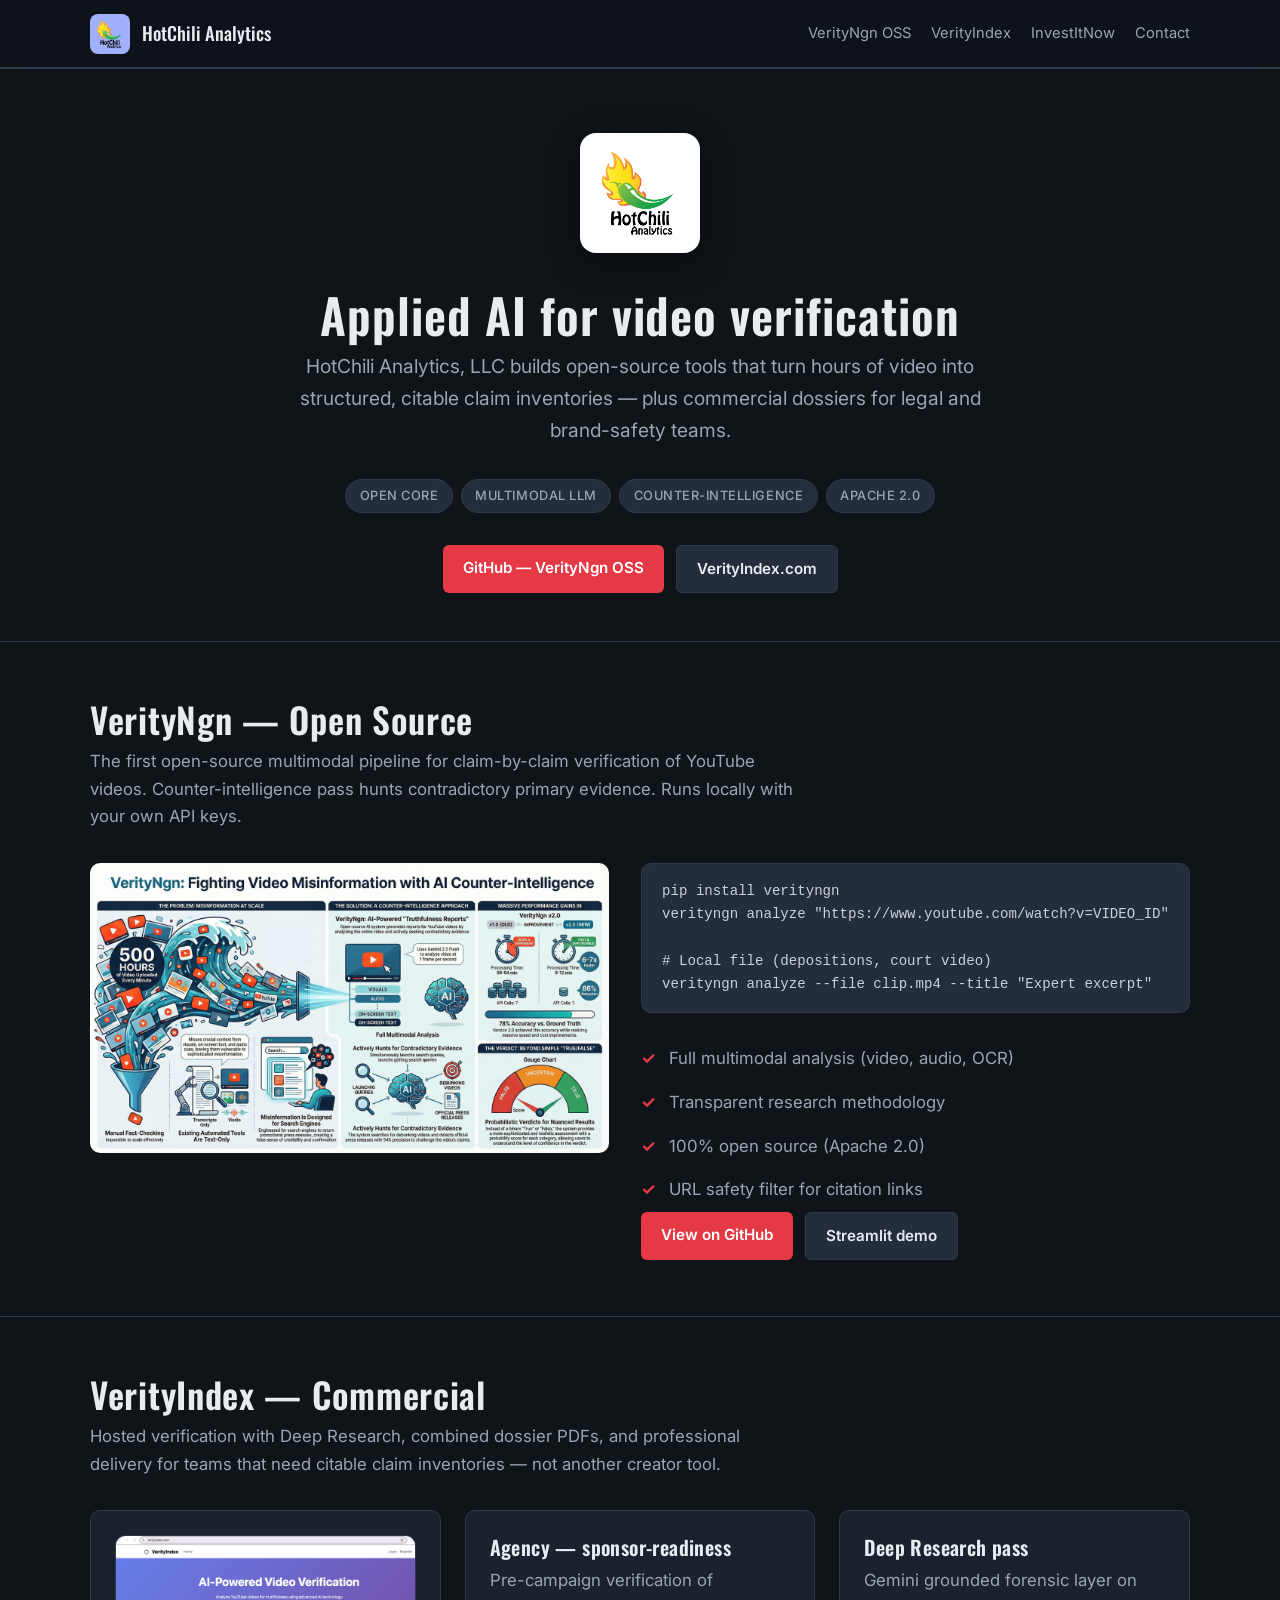
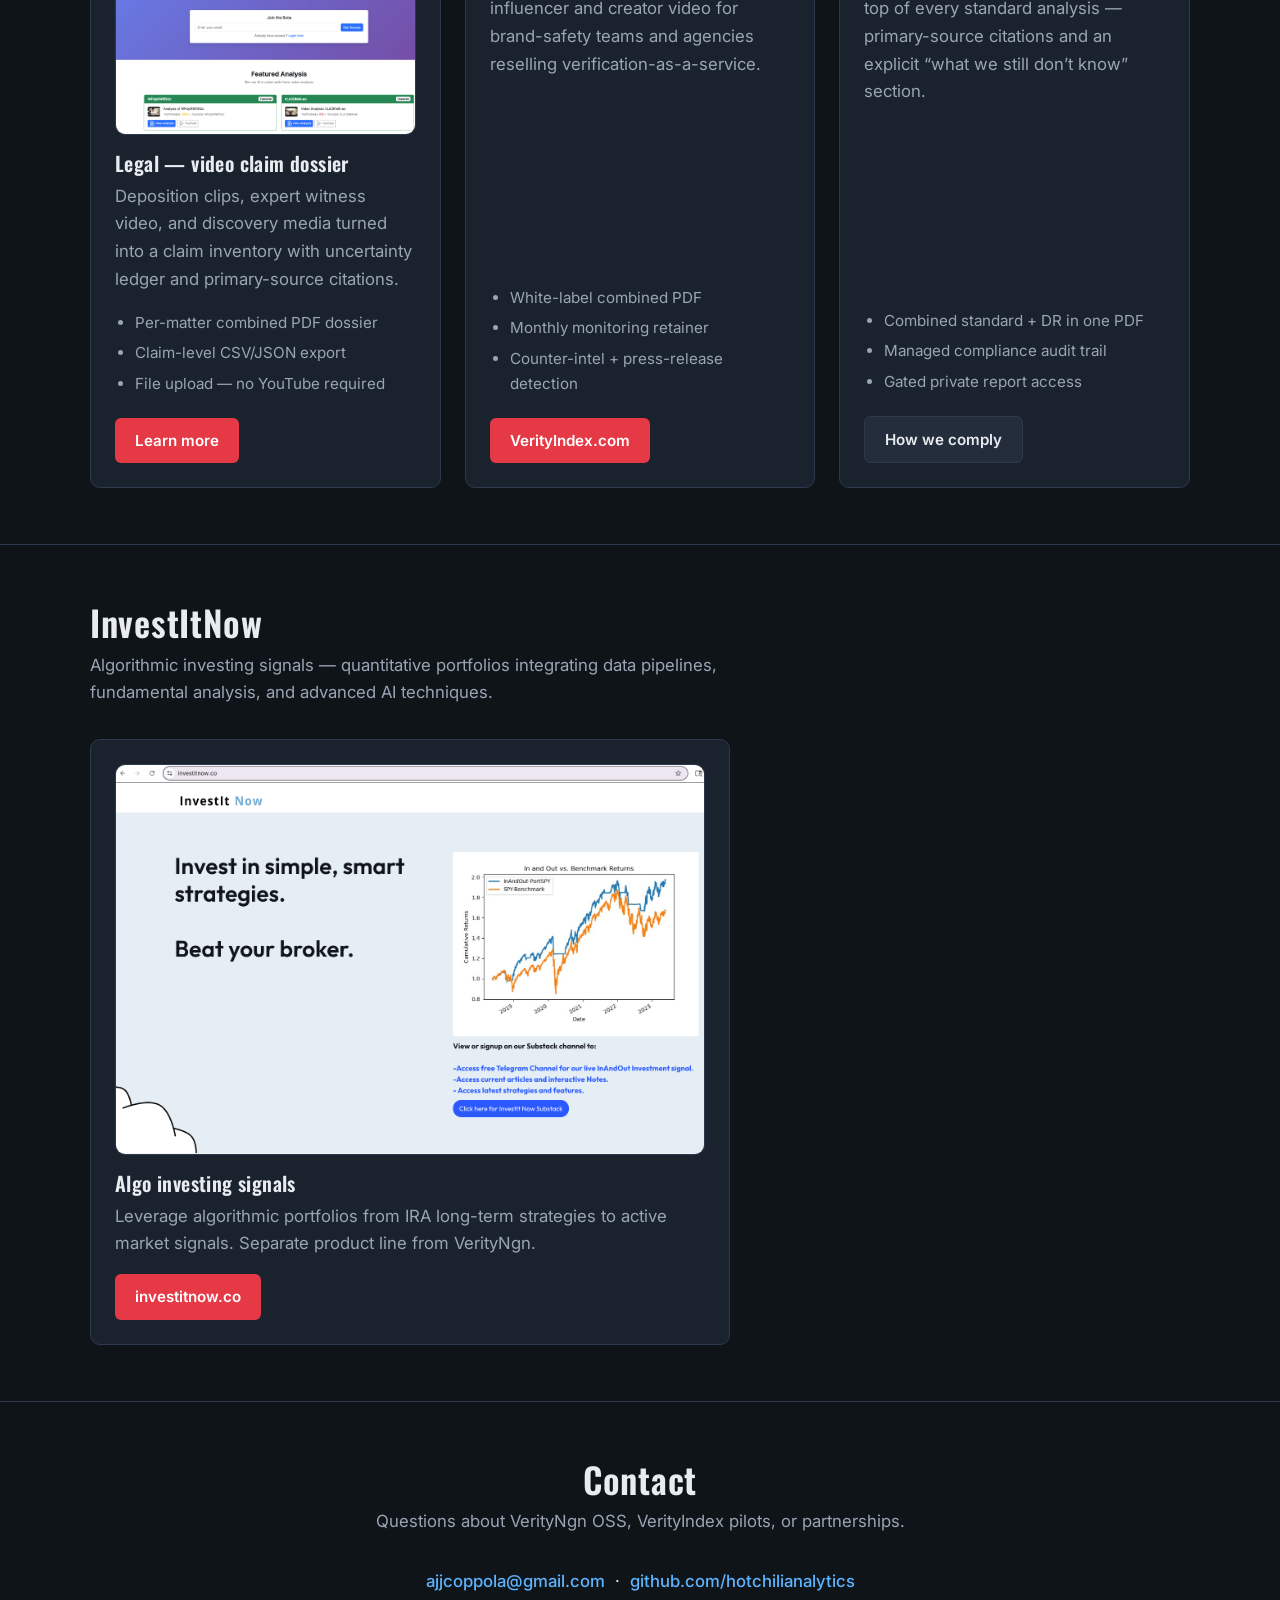
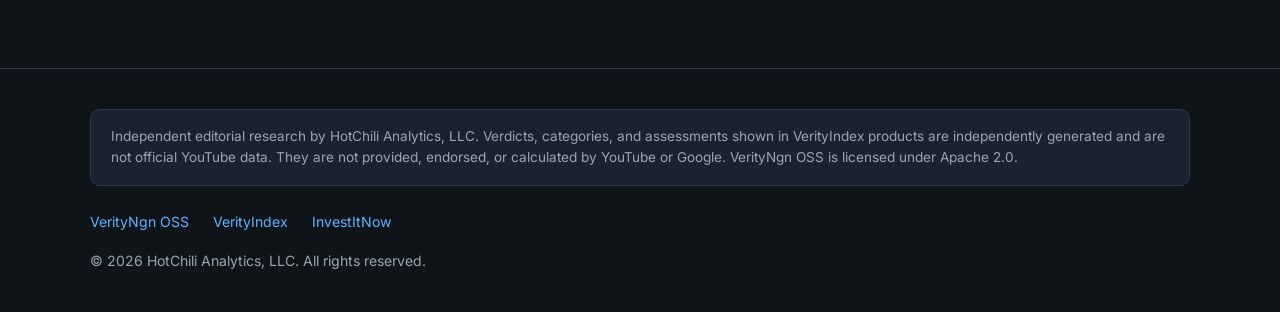
<file: index.html>
<!DOCTYPE html>
<html lang="en">
<head>
  <meta charset="utf-8">
  <meta name="viewport" content="width=device-width, initial-scale=1">
  <title>HotChili Analytics, LLC — Video Verification &amp; Applied AI</title>
  <meta name="description" content="HotChili Analytics builds VerityNgn, an open-source multimodal engine for YouTube video claim verification, and VerityIndex commercial dossiers for legal and brand-safety teams.">
  <meta name="google-site-verification" content="kmGGqO2TjPy9UwPfU33eUJ7pKaa7XWfxY5YbMmV2dIc">
  <link rel="canonical" href="https://www.hotchilianalytics.com/">
  <meta property="og:type" content="website">
  <meta property="og:title" content="HotChili Analytics, LLC — Video Verification &amp; Applied AI">
  <meta property="og:description" content="Open-source VerityNgn engine and VerityIndex commercial video claim dossiers for legal, agency, and research teams.">
  <meta property="og:url" content="https://www.hotchilianalytics.com/">
  <meta property="og:image" content="https://www.hotchilianalytics.com/assets/logo-900.jpg">
  <meta name="twitter:card" content="summary_large_image">
  <meta name="twitter:title" content="HotChili Analytics, LLC">
  <meta name="twitter:description" content="Open-source VerityNgn engine and VerityIndex commercial video claim dossiers.">
  <link rel="icon" href="assets/logo-32.png" type="image/png">
  <link rel="apple-touch-icon" href="assets/logo-256.png">
  <link rel="preconnect" href="https://fonts.googleapis.com">
  <link rel="preconnect" href="https://fonts.gstatic.com" crossorigin>
  <link href="https://fonts.googleapis.com/css2?family=Inter:wght@400;500;600&family=Oswald:wght@400;500;600&display=swap" rel="stylesheet">
  <link rel="stylesheet" href="style.css">
  <script type="application/ld+json">
  {
    "@context": "https://schema.org",
    "@type": "Organization",
    "name": "HotChili Analytics, LLC",
    "url": "https://www.hotchilianalytics.com",
    "logo": "https://www.hotchilianalytics.com/assets/logo-900.jpg",
    "description": "Applied AI for video claim verification and quantitative research.",
    "sameAs": [
      "https://github.com/hotchilianalytics/verityngn-oss",
      "https://verityindex.com"
    ]
  }
  </script>
</head>
<body>
  <header class="site-header">
    <div class="container header-inner">
      <a class="brand" href="/">
        <img src="assets/logo-256.png" alt="HotChili Analytics logo" width="40" height="40">
        HotChili Analytics
      </a>
      <nav class="nav" aria-label="Main">
        <a href="#verityngn">VerityNgn OSS</a>
        <a href="#verityindex">VerityIndex</a>
        <a href="#investitnow">InvestItNow</a>
        <a href="#contact">Contact</a>
      </nav>
    </div>
  </header>

  <main>
    <section class="hero">
      <div class="container">
        <img class="hero-logo" src="assets/logo-900.jpg" alt="HotChili Analytics" width="120" height="120">
        <h1>Applied AI for video verification</h1>
        <p class="tagline">
          HotChili Analytics, LLC builds open-source tools that turn hours of video into
          structured, citable claim inventories — plus commercial dossiers for legal and brand-safety teams.
        </p>
        <div class="badge-row">
          <span class="badge">Open core</span>
          <span class="badge">Multimodal LLM</span>
          <span class="badge">Counter-intelligence</span>
          <span class="badge">Apache 2.0</span>
        </div>
        <div class="btn-row" style="justify-content: center;">
          <a class="btn btn-primary" href="https://github.com/hotchilianalytics/verityngn-oss" rel="noopener">GitHub — VerityNgn OSS</a>
          <a class="btn btn-secondary" href="https://verityindex.com" rel="noopener">VerityIndex.com</a>
        </div>
      </div>
    </section>

    <section id="verityngn">
      <div class="container">
        <h2>VerityNgn — Open Source</h2>
        <p class="section-lead">
          The first open-source multimodal pipeline for claim-by-claim verification of YouTube videos.
          Counter-intelligence pass hunts contradictory primary evidence. Runs locally with your own API keys.
        </p>
        <div class="feature-block">
          <div>
            <img src="assets/verityngn-infographic.jpg" alt="VerityNgn pipeline overview: YouTube URL in, probabilistic truth report out" loading="lazy">
          </div>
          <div>
            <div class="code-block"><code>pip install verityngn
verityngn analyze "https://www.youtube.com/watch?v=VIDEO_ID"

# Local file (depositions, court video)
verityngn analyze --file clip.mp4 --title "Expert excerpt"</code></div>
            <ul class="feature-list">
              <li>Full multimodal analysis (video, audio, OCR)</li>
              <li>Transparent research methodology</li>
              <li>100% open source (Apache 2.0)</li>
              <li>URL safety filter for citation links</li>
            </ul>
            <div class="btn-row">
              <a class="btn btn-primary" href="https://github.com/hotchilianalytics/verityngn-oss" rel="noopener">View on GitHub</a>
              <a class="btn btn-secondary" href="https://verityngn.streamlit.app" rel="noopener">Streamlit demo</a>
            </div>
          </div>
        </div>
      </div>
    </section>

    <section id="verityindex">
      <div class="container">
        <h2>VerityIndex — Commercial</h2>
        <p class="section-lead">
          Hosted verification with Deep Research, combined dossier PDFs, and professional delivery
          for teams that need citable claim inventories — not another creator tool.
        </p>
        <div class="card-grid">
          <article class="card">
            <img src="assets/verityindex-screenshot.png" alt="VerityIndex report interface" loading="lazy">
            <h3>Legal — video claim dossier</h3>
            <p>Deposition clips, expert witness video, and discovery media turned into a claim inventory with uncertainty ledger and primary-source citations.</p>
            <ul>
              <li>Per-matter combined PDF dossier</li>
              <li>Claim-level CSV/JSON export</li>
              <li>File upload — no YouTube required</li>
            </ul>
            <div class="btn-row">
              <a class="btn btn-primary" href="https://verityindex.com/for-analysts" rel="noopener">Learn more</a>
            </div>
          </article>
          <article class="card">
            <h3>Agency — sponsor-readiness</h3>
            <p>Pre-campaign verification of influencer and creator video for brand-safety teams and agencies reselling verification-as-a-service.</p>
            <ul>
              <li>White-label combined PDF</li>
              <li>Monthly monitoring retainer</li>
              <li>Counter-intel + press-release detection</li>
            </ul>
            <div class="btn-row">
              <a class="btn btn-primary" href="https://verityindex.com" rel="noopener">VerityIndex.com</a>
            </div>
          </article>
          <article class="card">
            <h3>Deep Research pass</h3>
            <p>Gemini grounded forensic layer on top of every standard analysis — primary-source citations and an explicit &ldquo;what we still don&rsquo;t know&rdquo; section.</p>
            <ul>
              <li>Combined standard + DR in one PDF</li>
              <li>Managed compliance audit trail</li>
              <li>Gated private report access</li>
            </ul>
            <div class="btn-row">
              <a class="btn btn-secondary" href="https://verityindex.com/how-we-comply" rel="noopener">How we comply</a>
            </div>
          </article>
        </div>
      </div>
    </section>

    <section id="investitnow">
      <div class="container">
        <h2>InvestItNow</h2>
        <p class="section-lead">
          Algorithmic investing signals — quantitative portfolios integrating data pipelines,
          fundamental analysis, and advanced AI techniques.
        </p>
        <div class="card-grid" style="grid-template-columns: 1fr;">
          <article class="card" style="max-width: 640px;">
            <img src="assets/investitnow-screenshot.png" alt="InvestItNow platform screenshot" loading="lazy">
            <h3>Algo investing signals</h3>
            <p>Leverage algorithmic portfolios from IRA long-term strategies to active market signals. Separate product line from VerityNgn.</p>
            <div class="btn-row">
              <a class="btn btn-primary" href="https://investitnow.co" rel="noopener">investitnow.co</a>
            </div>
          </article>
        </div>
      </div>
    </section>

    <section id="contact" class="contact-section">
      <div class="container">
        <h2>Contact</h2>
        <p class="section-lead" style="margin-inline: auto;">
          Questions about VerityNgn OSS, VerityIndex pilots, or partnerships.
        </p>
        <p>
          <a href="mailto:ajjcoppola@gmail.com">ajjcoppola@gmail.com</a>
          &nbsp;·&nbsp;
          <a href="https://github.com/hotchilianalytics" rel="noopener">github.com/hotchilianalytics</a>
        </p>
      </div>
    </section>
  </main>

  <footer class="site-footer">
    <div class="container">
      <div class="disclaimer">
        Independent editorial research by HotChili Analytics, LLC.
        Verdicts, categories, and assessments shown in VerityIndex products are independently generated
        and are not official YouTube data. They are not provided, endorsed, or calculated by YouTube or Google.
        VerityNgn OSS is licensed under Apache 2.0.
      </div>
      <div class="footer-links">
        <a href="https://github.com/hotchilianalytics/verityngn-oss" rel="noopener">VerityNgn OSS</a>
        <a href="https://verityindex.com" rel="noopener">VerityIndex</a>
        <a href="https://investitnow.co" rel="noopener">InvestItNow</a>
      </div>
      <p class="footer-copy">&copy; <span id="year"></span> HotChili Analytics, LLC. All rights reserved.</p>
    </div>
  </footer>
  <script>document.getElementById('year').textContent = new Date().getFullYear();</script>
</body>
</html>
</file>
<file: style.css>
/* HotChili Analytics — static site */
:root {
  --bg: #0f1419;
  --bg-card: #1a222d;
  --bg-elevated: #232d3b;
  --text: #e8ecf1;
  --text-muted: #9aa5b4;
  --accent: #e63946;
  --accent-hover: #ff4d5a;
  --border: #2d3a4d;
  --link: #5eb3ff;
  --max-width: 1100px;
  --radius: 10px;
}

*,
*::before,
*::after {
  box-sizing: border-box;
}

html {
  scroll-behavior: smooth;
}

body {
  margin: 0;
  font-family: Inter, system-ui, -apple-system, sans-serif;
  font-size: 1.05rem;
  line-height: 1.65;
  color: var(--text);
  background: var(--bg);
}

h1, h2, h3 {
  font-family: Oswald, Inter, sans-serif;
  font-weight: 600;
  line-height: 1.2;
  letter-spacing: 0.02em;
}

a {
  color: var(--link);
  text-decoration: none;
}

a:hover {
  text-decoration: underline;
}

img {
  max-width: 100%;
  height: auto;
  border-radius: var(--radius);
}

.container {
  width: min(100% - 2rem, var(--max-width));
  margin-inline: auto;
}

/* Header */
.site-header {
  position: sticky;
  top: 0;
  z-index: 100;
  background: rgba(15, 20, 25, 0.92);
  backdrop-filter: blur(10px);
  border-bottom: 1px solid var(--border);
}

.header-inner {
  display: flex;
  align-items: center;
  justify-content: space-between;
  padding: 0.85rem 0;
  gap: 1rem;
}

.brand {
  display: flex;
  align-items: center;
  gap: 0.75rem;
  color: var(--text);
  text-decoration: none;
  font-family: Oswald, sans-serif;
  font-size: 1.15rem;
  font-weight: 500;
}

.brand:hover {
  text-decoration: none;
  color: var(--accent);
}

.brand img {
  width: 40px;
  height: 40px;
  border-radius: 8px;
}

.nav {
  display: flex;
  flex-wrap: wrap;
  gap: 1.25rem;
  font-size: 0.92rem;
}

.nav a {
  color: var(--text-muted);
  text-decoration: none;
}

.nav a:hover {
  color: var(--text);
}

/* Hero */
.hero {
  padding: 4rem 0 3rem;
  text-align: center;
}

.hero-logo {
  width: 120px;
  height: 120px;
  margin: 0 auto 1.5rem;
  border-radius: 16px;
  box-shadow: 0 8px 32px rgba(0, 0, 0, 0.4);
}

.hero h1 {
  font-size: clamp(2rem, 5vw, 3rem);
  margin: 0 0 0.5rem;
}

.hero .tagline {
  font-size: 1.2rem;
  color: var(--text-muted);
  max-width: 36em;
  margin: 0 auto 2rem;
}

.badge-row {
  display: flex;
  flex-wrap: wrap;
  justify-content: center;
  gap: 0.5rem;
  margin-bottom: 2rem;
}

.badge {
  display: inline-block;
  padding: 0.35rem 0.85rem;
  font-size: 0.8rem;
  font-weight: 500;
  letter-spacing: 0.04em;
  text-transform: uppercase;
  background: var(--bg-elevated);
  border: 1px solid var(--border);
  border-radius: 999px;
  color: var(--text-muted);
}

/* Sections */
section {
  padding: 3.5rem 0;
  border-top: 1px solid var(--border);
}

section h2 {
  font-size: clamp(1.6rem, 3vw, 2.2rem);
  margin: 0 0 0.5rem;
}

.section-lead {
  color: var(--text-muted);
  max-width: 42em;
  margin: 0 0 2rem;
}

/* Cards */
.card-grid {
  display: grid;
  grid-template-columns: repeat(auto-fit, minmax(280px, 1fr));
  gap: 1.5rem;
}

.card {
  background: var(--bg-card);
  border: 1px solid var(--border);
  border-radius: var(--radius);
  padding: 1.5rem;
  display: flex;
  flex-direction: column;
}

.card h3 {
  margin: 0 0 0.5rem;
  font-size: 1.25rem;
}

.card p {
  margin: 0 0 1rem;
  color: var(--text-muted);
  flex-grow: 1;
}

.card img {
  margin-bottom: 1rem;
  border: 1px solid var(--border);
}

.card ul {
  margin: 0 0 1rem;
  padding-left: 1.25rem;
  color: var(--text-muted);
  font-size: 0.95rem;
}

.card ul li {
  margin-bottom: 0.35rem;
}

/* Buttons */
.btn-row {
  display: flex;
  flex-wrap: wrap;
  gap: 0.75rem;
  margin-top: auto;
}

.btn {
  display: inline-block;
  padding: 0.65rem 1.25rem;
  font-size: 0.95rem;
  font-weight: 600;
  text-decoration: none;
  border-radius: 6px;
  transition: background 0.15s, color 0.15s;
}

.btn-primary {
  background: var(--accent);
  color: #fff;
}

.btn-primary:hover {
  background: var(--accent-hover);
  text-decoration: none;
  color: #fff;
}

.btn-secondary {
  background: var(--bg-elevated);
  color: var(--text);
  border: 1px solid var(--border);
}

.btn-secondary:hover {
  background: var(--border);
  text-decoration: none;
  color: var(--text);
}

/* OSS feature block */
.feature-block {
  display: grid;
  grid-template-columns: 1fr;
  gap: 2rem;
  align-items: start;
}

@media (min-width: 768px) {
  .feature-block {
    grid-template-columns: 1fr 1fr;
  }
}

.code-block {
  background: var(--bg-elevated);
  border: 1px solid var(--border);
  border-radius: var(--radius);
  padding: 1rem 1.25rem;
  font-family: ui-monospace, SFMono-Regular, Menlo, monospace;
  font-size: 0.88rem;
  overflow-x: auto;
  color: #c9d1d9;
}

.code-block code {
  white-space: pre;
}

.feature-list {
  list-style: none;
  padding: 0;
  margin: 1.5rem 0 0;
}

.feature-list li {
  padding: 0.5rem 0 0.5rem 1.75rem;
  position: relative;
  color: var(--text-muted);
}

.feature-list li::before {
  content: "✓";
  position: absolute;
  left: 0;
  color: var(--accent);
  font-weight: bold;
}

/* Contact */
.contact-section {
  text-align: center;
}

.contact-section a {
  font-weight: 500;
}

/* Footer */
.site-footer {
  padding: 2.5rem 0;
  border-top: 1px solid var(--border);
  font-size: 0.88rem;
  color: var(--text-muted);
}

.disclaimer {
  background: var(--bg-card);
  border: 1px solid var(--border);
  border-radius: var(--radius);
  padding: 1rem 1.25rem;
  margin-bottom: 1.5rem;
  font-size: 0.85rem;
  line-height: 1.55;
}

.footer-links {
  display: flex;
  flex-wrap: wrap;
  gap: 1.5rem;
  margin-bottom: 1rem;
}

.footer-copy {
  margin: 0;
}

/* 404 */
.error-page {
  min-height: 60vh;
  display: flex;
  flex-direction: column;
  align-items: center;
  justify-content: center;
  text-align: center;
  padding: 2rem;
}

.error-page h1 {
  font-size: 4rem;
  margin: 0;
  color: var(--accent);
}
</file>
